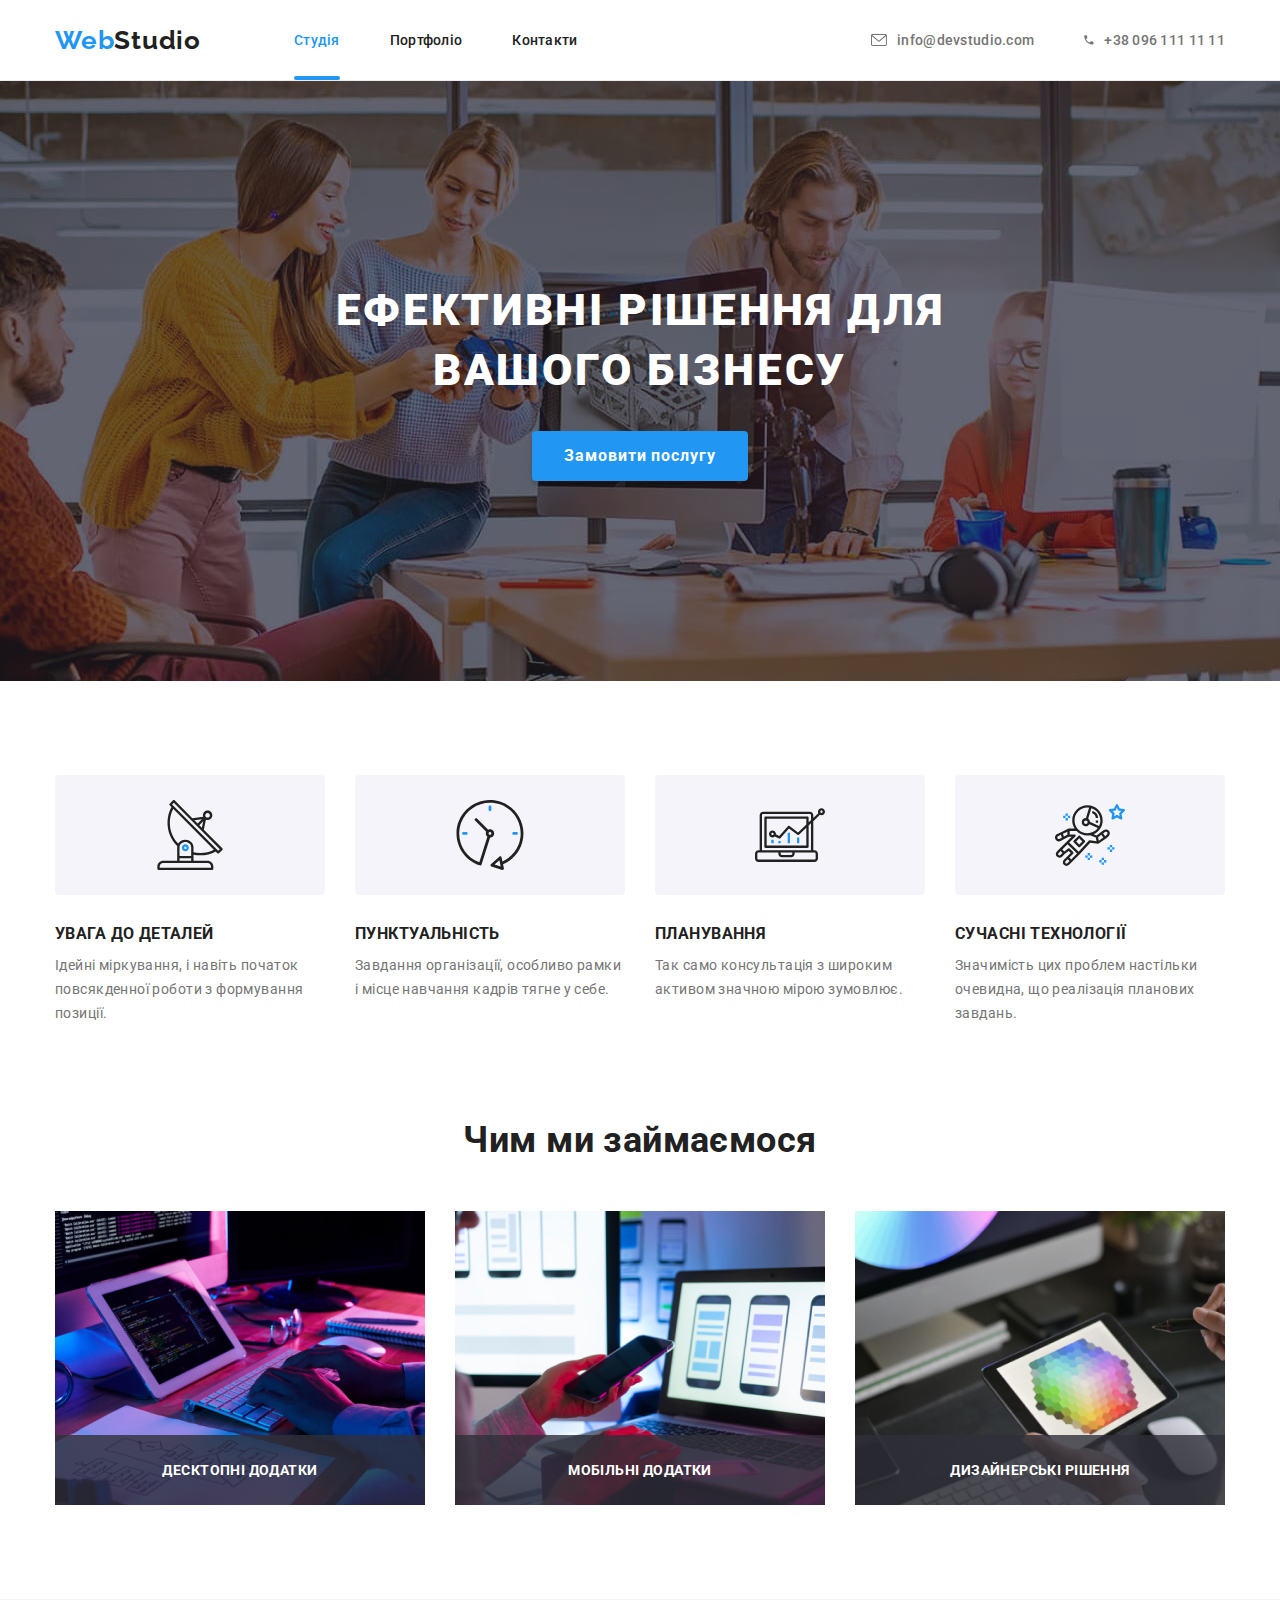
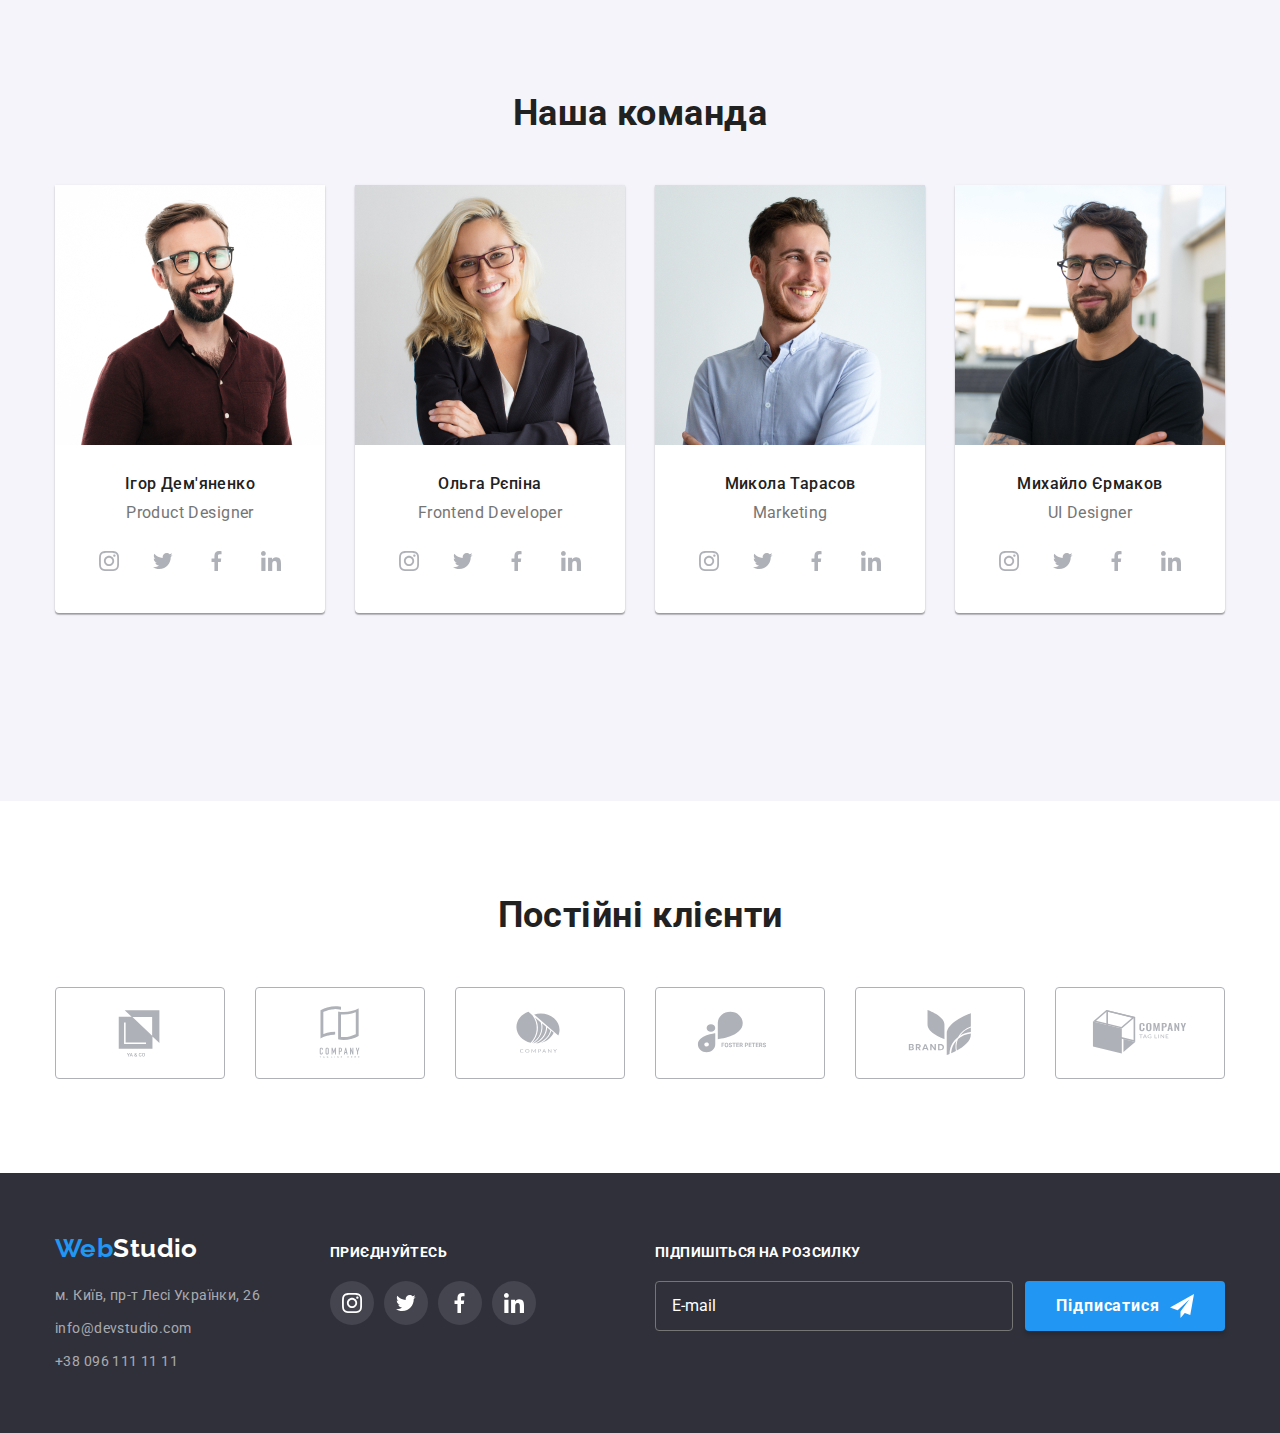
<file: index.html>
<!DOCTYPE html>
<html lang="uk">
  <head>
    <meta charset="UTF-8" />
    <meta http-equiv="X-UA-Compatible" content="IE=edge" />
    <meta name="viewport" content="width=device-width, initial-scale=1.0" />
    <link rel="preconnect" href="https://fonts.googleapis.com" />
    <link rel="preconnect" href="https://fonts.gstatic.com" crossorigin />
    <link
      href="https://fonts.googleapis.com/css2?family=Raleway:wght@700&family=Roboto:wght@400;500;700;900&display=swap"
      rel="stylesheet"
    />
    <link
      rel="stylesheet"
      href="https://cdnjs.cloudflare.com/ajax/libs/modern-normalize/1.1.0/modern-normalize.min.css"
    />
    <title>Web Studio</title>
    <link rel="stylesheet" href="./css/style.css" />
  </head>
  <body>
    <!-- Navigation section -->
    <header>
      <div class="container header-wrapper">
        <a href="index.html" class="logo-header-logo"><span class="accent">Web</span>Studio</a>
        <nav class="header-nav">
          <ul class="header-nav-list">
            <li>
              <a href="index.html" class="header-nav-link current">Студія</a>
            </li>
            <li>
              <a href="portfolio.html" class="header-nav-link">Портфоліо</a>
            </li>
            <li>
              <a href="portfolio.html" class="header-nav-link">Контакти</a>
            </li>
          </ul>
        </nav>
        <ul class="contacts-list">
          <li>
            <a href="mailto:info@devstudio.com" class="contacts-list-link"
              ><svg width="16" height="12">
                <use href="./images/svg/sprite-defs.svg#icon-letter"></use></svg
              >info@devstudio.com
            </a>
          </li>
          <li>
            <a href="tel:+380961111111" class="contacts-list-link"
              ><svg width="10" height="16">
                <use href="./images/svg/sprite-defs.svg#icon-phone"></use></svg
              >+38 096 111 11 11
            </a>
          </li>
        </ul>
      </div>
    </header>
    <!-- Hero section -->
    <main>
      <section class="section hero-section">
        <div class="container">
          <h1 class="hero-title">ЕФЕКТИВНІ РІШЕННЯ ДЛЯ ВАШОГО БІЗНЕСУ</h1>
          <button data-modal-open type="button" class="hero-button">Замовити послугу</button>
        </div>
      </section>
      <!-- Benefits section -->
      <section class="section">
        <div class="container">
          <h2 class="visually-hidden">Наші переваги</h2>
          <ul class="benefits-list">
            <li>
              <div class="benefits-icon">
                <svg width="70" height="70">
                  <use href="./images/svg/sprite-defs.svg#icon-antenna"></use>
                </svg>
              </div>
              <h3 class="benefits-title">УВАГА ДО ДЕТАЛЕЙ</h3>
              <p class="benefits-paragraph">
                Ідейні міркування, і навіть початок повсякденної роботи з формування позиції.
              </p>
            </li>
            <li>
              <div class="benefits-icon">
                <svg width="70" height="70">
                  <use href="./images/svg/sprite-defs.svg#icon-clock"></use>
                </svg>
              </div>
              <h3 class="benefits-title">ПУНКТУАЛЬНІСТЬ</h3>
              <p class="benefits-paragraph">
                Завдання організації, особливо рамки і місце навчання кадрів тягне у себе.
              </p>
            </li>
            <li>
              <div class="benefits-icon">
                <svg width="70" height="70">
                  <use href="./images/svg/sprite-defs.svg#icon-diagram"></use>
                </svg>
              </div>
              <h3 class="benefits-title">ПЛАНУВАННЯ</h3>
              <p class="benefits-paragraph">
                Так само консультація з широким активом значною мірою зумовлює.
              </p>
            </li>
            <li>
              <div class="benefits-icon">
                <svg width="70" height="70">
                  <use href="./images/svg/sprite-defs.svg#icon-astronaut"></use>
                </svg>
              </div>
              <h3 class="benefits-title">СУЧАСНІ ТЕХНОЛОГІЇ</h3>
              <p class="benefits-paragraph">
                Значимість цих проблем настільки очевидна, що реалізація планових завдань.
              </p>
            </li>
          </ul>
        </div>
      </section>
      <!-- Profile section -->
      <section class="section profile">
        <div class="container">
          <h2 class="profile-title">Чим ми займаємося</h2>
          <ul class="profile-list">
            <li class="profile-product-list">
              <img src="./images/img.jpg" alt="Picture_01" width="370" height="294" />
              <div class="label"><p>Десктопні додатки</p></div>
            </li>
            <li class="profile-product-list">
              <img src="./images/img1.jpg" alt="Picture_02" width="370" height="294" />
              <div class="label"><p>Мобільні додатки</p></div>
            </li>
            <li class="profile-product-list">
              <img src="./images/img2.jpg" alt="Picture_03" width="370" height="294" />
              <div class="label"><p>Дизайнерські рішення</p></div>
            </li>
          </ul>
        </div>
      </section>
      <!-- Members section -->
      <section class="section members">
        <div class="container">
          <h2 class="members-title">Наша команда</h2>
          <ul class="members-list">
            <li>
              <img
                src="./images/img3.jpg"
                alt="photo of Igor Demyanenko"
                width="270"
                height="260"
                class="members-list-img"
              />
              <div class="members-container">
                <h3 class="members-list-title">Ігор Дем'яненко</h3>
                <p class="members-list-paragraph">Product Designer</p>
                <ul class="social-links-list">
                  <li class="social-list-item">
                    <a class="social-link" href="https://www.instagram.com/">
                      <svg class="social-icon">
                        <use href="./images/svg/sprite-defs.svg#icon-instagram"></use>
                      </svg>
                    </a>
                  </li>
                  <li class="social-list-item">
                    <a class="social-link" href="https://twitter.com/">
                      <svg class="social-icon">
                        <use href="./images/svg/sprite-defs.svg#icon-twitter"></use>
                      </svg>
                    </a>
                  </li>
                  <li class="social-list-item">
                    <a class="social-link" href="https://www.facebook.com/">
                      <svg class="social-icon">
                        <use href="./images/svg/sprite-defs.svg#icon-facebook"></use>
                      </svg>
                    </a>
                  </li>
                  <li class="social-list-item">
                    <a class="social-link" href="https://www.linkedin.com/feed/">
                      <svg class="social-icon">
                        <use href="./images/svg/sprite-defs.svg#icon-linkedin"></use>
                      </svg>
                    </a>
                  </li>
                </ul>
              </div>
            </li>
            <li>
              <img
                src="./images/img4.jpg"
                alt="photo of Olga Pyerina"
                width="270"
                height="260"
                class="members-list-img"
              />
              <div class="members-container">
                <h3 class="members-list-title">Ольга Рєпіна</h3>
                <p class="members-list-paragraph">Frontend Developer</p>
                <ul class="social-links-list">
                  <li class="social-list-item">
                    <a class="social-link" href="https://www.instagram.com/">
                      <svg class="social-icon">
                        <use href="./images/svg/sprite-defs.svg#icon-instagram"></use>
                      </svg>
                    </a>
                  </li>
                  <li class="social-list-item">
                    <a class="social-link" href="https://twitter.com/">
                      <svg class="social-icon">
                        <use href="./images/svg/sprite-defs.svg#icon-twitter"></use>
                      </svg>
                    </a>
                  </li>
                  <li class="social-list-item">
                    <a class="social-link" href="https://www.facebook.com/">
                      <svg class="social-icon">
                        <use href="./images/svg/sprite-defs.svg#icon-facebook"></use>
                      </svg>
                    </a>
                  </li>
                  <li class="social-list-item">
                    <a class="social-link" href="https://www.linkedin.com/feed/">
                      <svg class="social-icon">
                        <use href="./images/svg/sprite-defs.svg#icon-linkedin"></use>
                      </svg>
                    </a>
                  </li>
                </ul>
              </div>
            </li>
            <li>
              <img
                src="./images/img5.jpg"
                alt="photo of Mykola Tarasov"
                width="270"
                height="260"
                class="members-list-img"
              />
              <div class="members-container">
                <h3 class="members-list-title">Микола Тарасов</h3>
                <p class="members-list-paragraph">Marketing</p>
                <ul class="social-links-list">
                  <li class="social-list-item">
                    <a class="social-link" href="https://www.instagram.com/">
                      <svg class="social-icon">
                        <use href="./images/svg/sprite-defs.svg#icon-instagram"></use>
                      </svg>
                    </a>
                  </li>
                  <li class="social-list-item">
                    <a class="social-link" href="https://twitter.com/">
                      <svg class="social-icon">
                        <use href="./images/svg/sprite-defs.svg#icon-twitter"></use>
                      </svg>
                    </a>
                  </li>
                  <li class="social-list-item">
                    <a class="social-link" href="https://www.facebook.com/">
                      <svg class="social-icon">
                        <use href="./images/svg/sprite-defs.svg#icon-facebook"></use>
                      </svg>
                    </a>
                  </li>
                  <li class="social-list-item">
                    <a class="social-link" href="https://www.linkedin.com/feed/">
                      <svg class="social-icon">
                        <use href="./images/svg/sprite-defs.svg#icon-linkedin"></use>
                      </svg>
                    </a>
                  </li>
                </ul>
              </div>
            </li>
            <li>
              <img
                src="./images/img6.jpg"
                alt="photo of Myhaylo Yermakov"
                width="270"
                height="260"
                class="members-list-img"
              />
              <div class="members-container">
                <h3 class="members-list-title">Михайло Єрмаков</h3>
                <p class="members-list-paragraph">UI Designer</p>
                <ul class="social-links-list">
                  <li class="social-list-item">
                    <a class="social-link" href="https://www.instagram.com/">
                      <svg class="social-icon">
                        <use href="./images/svg/sprite-defs.svg#icon-instagram"></use>
                      </svg>
                    </a>
                  </li>
                  <li class="social-list-item">
                    <a class="social-link" href="https://twitter.com/">
                      <svg class="social-icon">
                        <use href="./images/svg/sprite-defs.svg#icon-twitter"></use>
                      </svg>
                    </a>
                  </li>
                  <li class="social-list-item">
                    <a class="social-link" href="https://www.facebook.com/">
                      <svg class="social-icon">
                        <use href="./images/svg/sprite-defs.svg#icon-facebook"></use>
                      </svg>
                    </a>
                  </li>
                  <li class="social-list-item">
                    <a class="social-link" href="https://www.linkedin.com/feed/">
                      <svg class="social-icon">
                        <use href="./images/svg/sprite-defs.svg#icon-linkedin"></use>
                      </svg>
                    </a>
                  </li>
                </ul>
              </div>
            </li>
          </ul>
        </div>
      </section>
      <!-- Clients Section -->
      <section class="section clients">
        <div class="container">
          <h2 class="clients-title">Постійні клієнти</h2>
          <ul class="clients-list">
            <li>
              <a href="#" class="link-clients"
                ><svg class="svg-clients" width="106" height="60">
                  <use href="./images/svg/sprite-defs.svg#icon-logoclient1"></use></svg
              ></a>
            </li>
            <li>
              <a href="#" class="link-clients"
                ><svg class="svg-clients" width="106" height="60">
                  <use href="./images/svg/sprite-defs.svg#icon-logoclient2"></use></svg
              ></a>
            </li>
            <li>
              <a href="#" class="link-clients"
                ><svg class="svg-clients" width="106" height="60">
                  <use href="./images/svg/sprite-defs.svg#icon-logoclient3"></use></svg
              ></a>
            </li>
            <li>
              <a href="#" class="link-clients"
                ><svg class="svg-clients" width="106" height="60">
                  <use href="./images/svg/sprite-defs.svg#icon-logoclient4"></use></svg
              ></a>
            </li>
            <li>
              <a href="#" class="link-clients"
                ><svg class="svg-clients" width="106" height="60">
                  <use href="./images/svg/sprite-defs.svg#icon-logoclient5"></use></svg
              ></a>
            </li>
            <li>
              <a href="#" class="link-clients"
                ><svg class="svg-clients" width="106" height="60">
                  <use href="./images/svg/sprite-defs.svg#icon-logoclient6"></use></svg
              ></a>
            </li>
          </ul>
        </div>
      </section>
    </main>
    <!-- Footer section -->
    <footer class="footer">
      <div class="container footer-address-container">
        <div class="footer-wrapper">
          <a href="index.html" class="logo footer-logo"><span class="accent">Web</span>Studio</a>
          <address class="footer-address">
            <ul>
              <li class="address-item">
                <a
                  href="https://goo.gl/maps/Tyv8FxXMf5jZxEzd9"
                  target="_blank"
                  rel="noopener noreferrer"
                  >м. Київ, пр-т Лесі Українки, 26</a
                >
              </li>
              <li class="address-item">
                <a href="mailto:info@devstudio.com">info@devstudio.com</a>
              </li>
              <li class="address-item">
                <a href="tel:+380961111111">+38 096 111 11 11</a>
              </li>
            </ul>
          </address>
        </div>
        <div class="footer-social-container">
          <p class="footer-title">Приєднуйтесь</p>
          <ul class="footer-list">
            <li class="footer-list-item">
              <a href="#" class="footer-list-link"
                ><svg width="20" height="20">
                  <use href="./images/svg/sprite-defs.svg#icon-instagram"></use></svg
              ></a>
            </li>
            <li class="footer-list-item">
              <a href="#" class="footer-list-link"
                ><svg width="20" height="20">
                  <use href="./images/svg/sprite-defs.svg#icon-twitter"></use></svg
              ></a>
            </li>
            <li class="footer-list-item">
              <a href="#" class="footer-list-link"
                ><svg width="20" height="20">
                  <use href="./images/svg/sprite-defs.svg#icon-facebook"></use></svg
              ></a>
            </li>
            <li class="footer-list-item">
              <a href="#" class="footer-list-link"
                ><svg width="20" height="20">
                  <use href="./images/svg/sprite-defs.svg#icon-linkedin"></use></svg
              ></a>
            </li>
          </ul>
        </div>
        <div class="footer-item">
          <p class="footer-title">Підпишіться на розсилку</p>
          <form class="subscribe-form">
            <label>
              <input type="email" class="subscribe-field" name="email" placeholder="E-mail" />
            </label>
            <button type="submit" class="subscribe-button">
              Підписатися
              <svg class="send-icon" width="24" height="24">
                <use href="./images/svg/sprite-defs.svg#icon-iconsend"></use>
              </svg>
            </button>
          </form>
        </div>
      </div>
    </footer>
    <div class="backdrop is-hidden" data-modal>
      <div class="modal">
        <button type="button" class="modal-close-button" data-modal-close>
          <svg width="11" height="11">
            <use href="./images/svg/sprite-defs.svg#icon-x"></use>
          </svg>
        </button>
        <form class="feedback-form">
          <p class="modal-title">Залиште свої дані, ми вам передзвонимо</p>
          <label class="feedback-label"
            >Ім'я
            <input type="text" name="name" class="feedback-field" />
            <svg class="field-icon" width="18" height="18">
              <use href="./images/svg/sprite-defs.svg#icon-name"></use>
            </svg>
          </label>
          <label class="feedback-label"
            >Телефон
            <input type="tel" name="tel" class="feedback-field" />
            <svg class="field-icon" width="18" height="18">
              <use href="./images/svg/sprite-defs.svg#icon-phone"></use>
            </svg>
          </label>
          <label class="feedback-label"
            >Пошта
            <input type="email" name="email" class="feedback-field" />
            <svg class="field-icon" width="18" height="18">
              <use href="./images/svg/sprite-defs.svg#icon-e-mail"></use>
            </svg>
          </label>
          <label class="feedback-label"
            >Коментар
            <textarea
              name="comment"
              class="feedback-area"
              rows="6"
              placeholder="Введіть текст"
            ></textarea>
          </label>
          <label class="feedback-accept">
            <input type="checkbox" name="accept" value="agreed" class="accept-checkbox" />
            <svg class="not-checked" width="16" height="15">
              <use href="./images/svg/sprite-defs.svg#icon-not-checked"></use>
            </svg>
            <svg class="checked" width="16" height="15">
              <use href="./images/svg/sprite-defs.svg#icon-checked"></use>
            </svg>
            Погоджуюся з розсилкою та приймаю
            <a href="" class="accept-link">Умови договору</a>
          </label>
          <button type="submit" class="feedback-button">Відправити</button>
        </form>
      </div>
    </div>
    <script src="./js/modal.js"></script>
  </body>
</html>
</file>
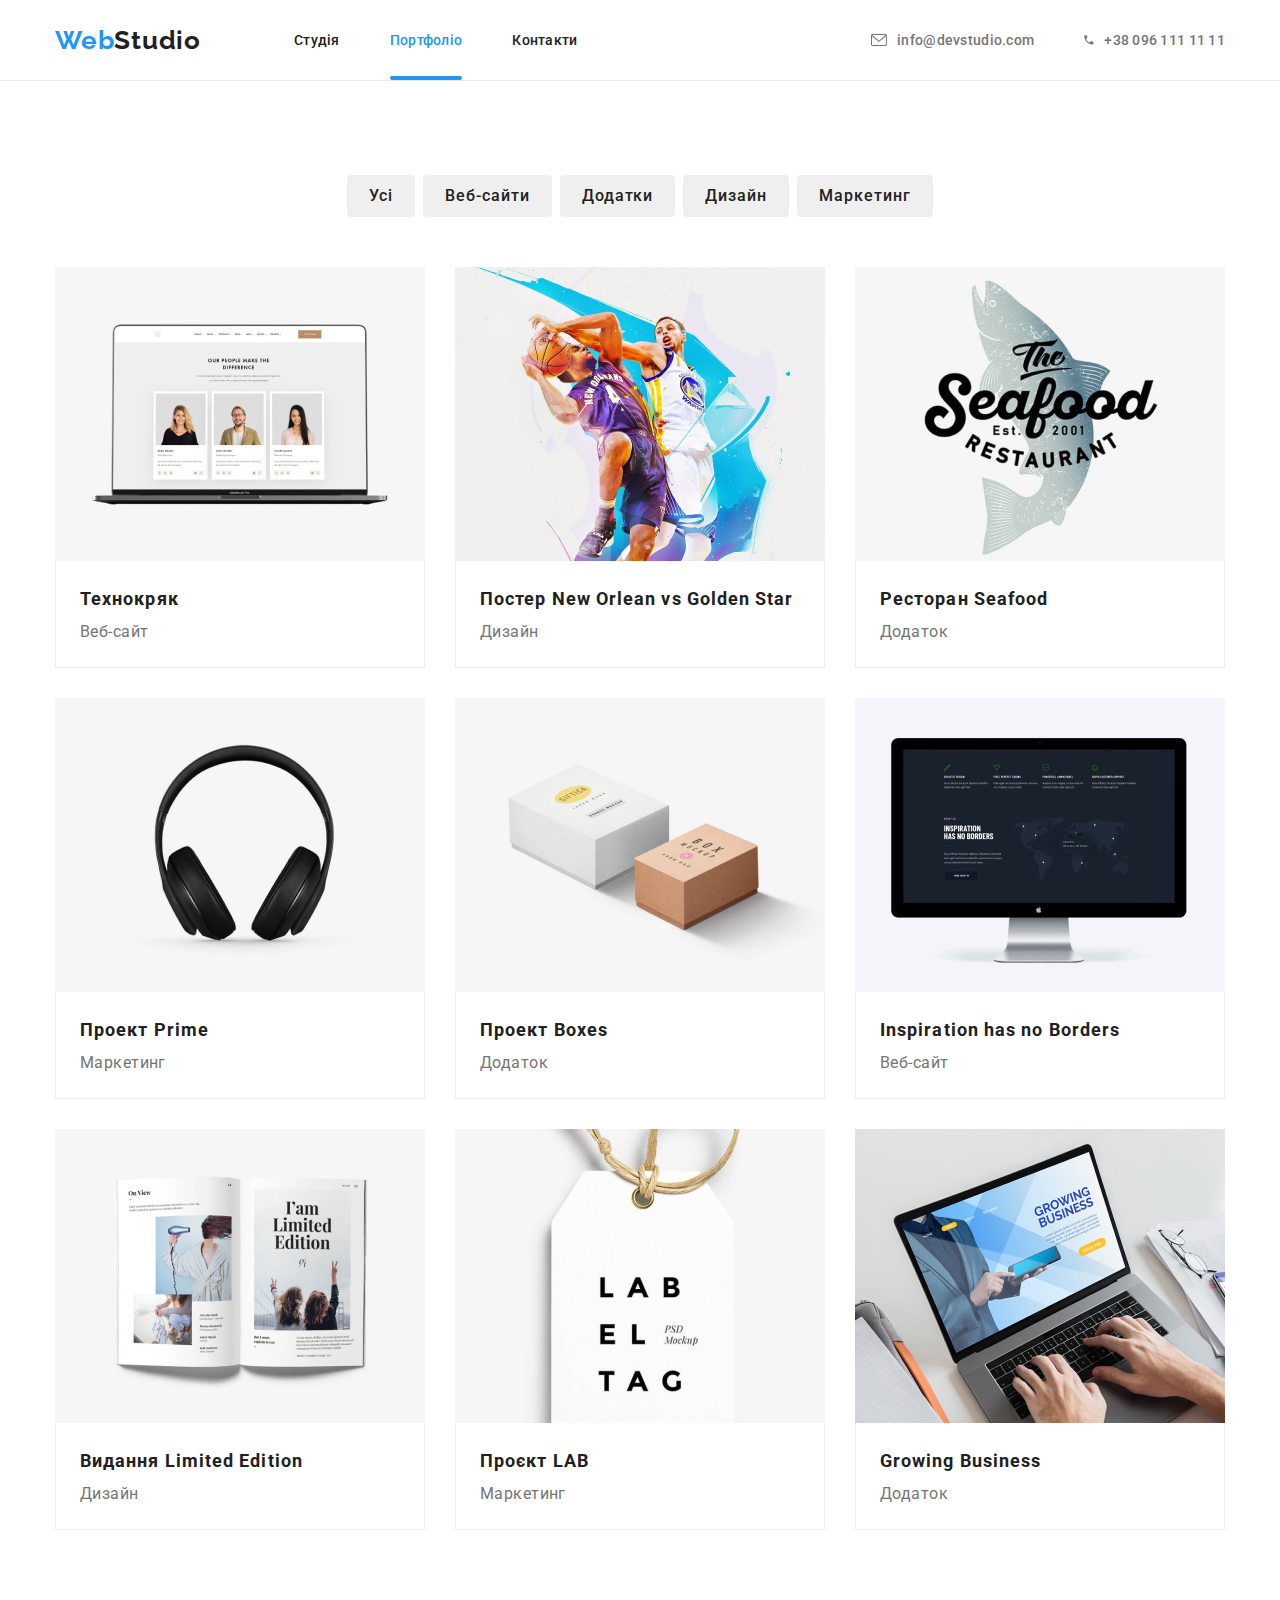
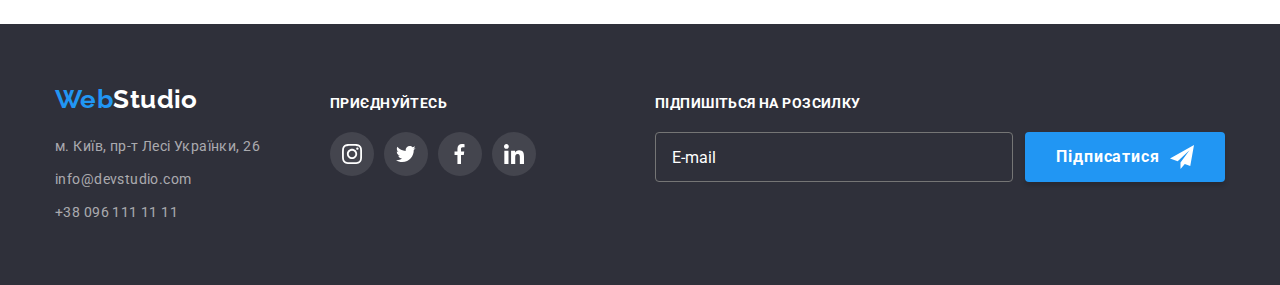
<file: portfolio.html>
<!DOCTYPE html>
<html lang="uk">
    <head>
        <meta charset="UTF-8" />
        <meta http-equiv="X-UA-Compatible" content="IE=edge" />
        <meta name="viewport" content="width=device-width, initial-scale=1.0" />
        <link rel="preconnect" href="https://fonts.googleapis.com" />
        <link rel="preconnect" href="https://fonts.gstatic.com" crossorigin />
        <link
            href="https://fonts.googleapis.com/css2?family=Raleway:wght@700&family=Roboto:wght@400;500;700;900&display=swap"
            rel="stylesheet"
        />
        <link
            rel="stylesheet"
            href="https://cdnjs.cloudflare.com/ajax/libs/modern-normalize/1.1.0/modern-normalize.min.css"
        />
        <title>Web Studio</title>
        <link rel="stylesheet" href="./css/style.css" />
    </head>
    <body>
        <!-- Navigation section -->
        <header>
            <div class="container header-wrapper">
                <a href="index.html" class="logo-header-logo"
                    ><span class="accent">Web</span>Studio</a
                >
                <nav class="header-nav">
                    <ul class="header-nav-list">
                        <li>
                            <a href="index.html" class="header-nav-link"
                                >Студія</a
                            >
                        </li>
                        <li>
                            <a
                                href="portfolio.html"
                                class="header-nav-link current"
                                >Портфоліо</a
                            >
                        </li>
                        <li>
                            <a href="portfolio.html" class="header-nav-link"
                                >Контакти</a
                            >
                        </li>
                    </ul>
                </nav>
                <ul class="contacts-list">
                    <li>
                        <a
                            href="mailto:info@devstudio.com"
                            class="contacts-list-link"
                            ><svg width="16" height="12">
                                <use
                                    href="./images/svg/sprite-defs.svg#icon-letter"
                                ></use></svg
                            >info@devstudio.com
                        </a>
                    </li>
                    <li>
                        <a href="tel:+380961111111" class="contacts-list-link"
                            ><svg width="10" height="16">
                                <use
                                    href="./images/svg/sprite-defs.svg#icon-phone"
                                ></use></svg
                            >+38 096 111 11 11
                        </a>
                    </li>
                </ul>
            </div>
        </header>

        <main>
            <section class="section">
                <div class="container">
                    <h1 class="hidden">Примери робот</h1>

                    <ul class="list-button">
                        <li class="button-list">
                            <button type="button" class="card-button">
                                Усі
                            </button>
                        </li>
                        <li class="button-list">
                            <button type="button" class="card-button">
                                Веб-сайти
                            </button>
                        </li>
                        <li class="button-list">
                            <button type="button" class="card-button">
                                Додатки
                            </button>
                        </li>
                        <li class="button-list">
                            <button type="button" class="card-button">
                                Дизайн
                            </button>
                        </li>
                        <li class="button-list">
                            <button type="button" class="card-button">
                                Маркетинг
                            </button>
                        </li>
                    </ul>

                    <ul class="list-portfolio">
                        <li class="box">
                            <a class="box-link" href="">
                                <div class="thumb">
                                    <img
                                        src="./images/technocrack.jpg"
                                        alt="Технокряк"
                                        width="370"
                                    />
                                    <div class="box-overlay">
                                        <p class="box-overlay-text">
                                            Ресурс пропонує комплексні
                                            пропозиції з різним рівнем
                                            функціоналу та сервісів. Все це
                                            дозволить відвідувачу отримати
                                            вичерпні відомості про компанію чи
                                            приватну особу.
                                        </p>
                                    </div>
                                </div>
                                <div class="product">
                                    <h2 class="product-title">Технокряк</h2>
                                    <p class="product-paragraph">Веб-сайт</p>
                                </div></a
                            >
                        </li>
                        <li class="box">
                            <a class="box-link" href="">
                                <div class="thumb">
                                    <img
                                        src="./images/neworleansvsgoldenstars.jpg"
                                        alt="Постер New Orlean vs Golden Star"
                                        width="370"
                                    />
                                    <div class="box-overlay">
                                        <p class="box-overlay-text"></p>
                                    </div>
                                </div>
                                <div class="product">
                                    <h2 class="product-title">
                                        Постер New Orlean vs Golden Star
                                    </h2>
                                    <p class="product-paragraph">Дизайн</p>
                                </div></a
                            >
                        </li>
                        <li class="box">
                            <a class="box-link" href="">
                                <div class="thumb">
                                    <img
                                        src="./images/seafood.jpg"
                                        alt="Ресторан Seafood"
                                        width="370"
                                    />
                                    <div class="box-overlay">
                                        <p class="box-overlay-text"></p>
                                    </div>
                                </div>
                                <div class="product">
                                    <h2 class="product-title">
                                        Ресторан Seafood
                                    </h2>
                                    <p class="product-paragraph">Додаток</p>
                                </div></a
                            >
                        </li>
                        <li class="box">
                            <a class="box-link" href="">
                                <div class="thumb">
                                    <img
                                        src="./images/prime.jpg"
                                        alt="Проект Prime"
                                        width="370"
                                    />
                                    <div class="box-overlay">
                                        <p class="box-overlay-text"></p>
                                    </div>
                                </div>
                                <div class="product">
                                    <h2 class="product-title">Проект Prime</h2>
                                    <p class="product-paragraph">Маркетинг</p>
                                </div></a
                            >
                        </li>
                        <li class="box">
                            <a class="box-link" href="">
                                <div class="thumb">
                                    <img
                                        src="./images/boxes.jpg"
                                        alt="Проєкт Boxes"
                                        width="370"
                                    />
                                    <div class="box-overlay">
                                        <p class="box-overlay-text"></p>
                                    </div>
                                </div>
                                <div class="product">
                                    <h2 class="product-title">Проект Boxes</h2>
                                    <p class="product-paragraph">Додаток</p>
                                </div></a
                            >
                        </li>
                        <li class="box">
                            <a class="box-link" href="">
                                <div class="thumb">
                                    <img
                                        src="./images/inspirationhasnoborders.jpg"
                                        alt="Inspiration has no Borders"
                                        width="370"
                                    />
                                    <div class="box-overlay">
                                        <p class="box-overlay-text"></p>
                                    </div>
                                </div>
                                <div class="product">
                                    <h2 class="product-title">
                                        Inspiration has no Borders
                                    </h2>
                                    <p class="product-paragraph">Веб-сайт</p>
                                </div></a
                            >
                        </li>
                        <li class="box">
                            <a class="box-link" href="">
                                <div class="thumb">
                                    <img
                                        src="./images/limitededition.jpg"
                                        alt="Видання Limited Edition"
                                        width="370"
                                    />
                                    <div class="box-overlay">
                                        <p class="box-overlay-text"></p>
                                    </div>
                                </div>
                                <div class="product">
                                    <h2 class="product-title">
                                        Видання Limited Edition
                                    </h2>
                                    <p class="product-paragraph">Дизайн</p>
                                </div></a
                            >
                        </li>
                        <li class="box">
                            <a class="box-link" href="">
                                <div class="thumb">
                                    <img
                                        src="./images/lab.jpg"
                                        alt="Проєкт LAB"
                                        width="370"
                                    />
                                    <div class="box-overlay">
                                        <p class="box-overlay-text"></p>
                                    </div>
                                </div>
                                <div class="product">
                                    <h2 class="product-title">Проєкт LAB</h2>
                                    <p class="product-paragraph">Маркетинг</p>
                                </div></a
                            >
                        </li>
                        <li class="box">
                            <a class="box-link" href="">
                                <div class="thumb">
                                    <img
                                        src="./images/growingbusiness.jpg"
                                        alt="Growing Business"
                                        width="370"
                                    />
                                    <div class="box-overlay">
                                        <p class="box-overlay-text"></p>
                                    </div>
                                </div>
                                <div class="product">
                                    <h2 class="product-title">
                                        Growing Business
                                    </h2>
                                    <p class="product-paragraph">Додаток</p>
                                </div></a
                            >
                        </li>
                    </ul>
                </div>
            </section>
        </main>
        <!-- Footer section -->
        <footer class="footer">
            <div class="container footer-address-container">
                <div class="footer-wrapper">
                    <a href="index.html" class="logo footer-logo"
                        ><span class="accent">Web</span>Studio</a
                    >
                    <address class="footer-address">
                        <ul>
                            <li class="address-item">
                                <a
                                    href="https://goo.gl/maps/Tyv8FxXMf5jZxEzd9"
                                    target="_blank"
                                    rel="noopener noreferrer"
                                    >м. Київ, пр-т Лесі Українки, 26</a
                                >
                            </li>
                            <li class="address-item">
                                <a href="mailto:info@devstudio.com"
                                    >info@devstudio.com</a
                                >
                            </li>
                            <li class="address-item">
                                <a href="tel:+380961111111"
                                    >+38 096 111 11 11</a
                                >
                            </li>
                        </ul>
                    </address>
                </div>
                <div class="footer-social-container">
                    <p class="footer-title">Приєднуйтесь</p>
                    <ul class="footer-list">
                        <li class="footer-list-item">
                            <a href="#" class="footer-list-link"
                                ><svg width="20" height="20">
                                    <use
                                        href="./images/svg/sprite-defs.svg#icon-instagram"
                                    ></use></svg
                            ></a>
                        </li>
                        <li class="footer-list-item">
                            <a href="#" class="footer-list-link"
                                ><svg width="20" height="20">
                                    <use
                                        href="./images/svg/sprite-defs.svg#icon-twitter"
                                    ></use></svg
                            ></a>
                        </li>
                        <li class="footer-list-item">
                            <a href="#" class="footer-list-link"
                                ><svg width="20" height="20">
                                    <use
                                        href="./images/svg/sprite-defs.svg#icon-facebook"
                                    ></use></svg
                            ></a>
                        </li>
                        <li class="footer-list-item">
                            <a href="#" class="footer-list-link"
                                ><svg width="20" height="20">
                                    <use
                                        href="./images/svg/sprite-defs.svg#icon-linkedin"
                                    ></use></svg
                            ></a>
                        </li>
                    </ul>
                </div>
                <div class="footer-item">
                    <p class="footer-title">Підпишіться на розсилку</p>
                    <form class="subscribe-form">
                        <label>
                            <input
                                type="email"
                                class="subscribe-field"
                                name="email"
                                placeholder="E-mail"
                            />
                        </label>
                        <button type="submit" class="subscribe-button">
                            Підписатися
                            <svg class="send-icon" width="24" height="24">
                                <use
                                    href="./images/svg/sprite-defs.svg#icon-iconsend"
                                ></use>
                            </svg>
                        </button>
                    </form>
                </div>
            </div>
        </footer>
        <script src="./js/modal.js"></script>
    </body>
</html>
</file>
<file: css/style.css>
/* General settings */

html {
        box-sizing: border-box;
}

*,
*::before,
*::after {
        box-sizing: inherit;
}

:root {
        --accent-color: #2196F3;
        --accent-color-active: #188ce8;
        --black-color: #000000;
        --primary-color: #212121;
        --secondary-color: #757575;
        --dark-color: #2F303A;
        --primary-white: #FFFFFF;
        --secondary-white: #F5F4FA;
        --modal-close-color: #0000001a;
        --modal-overlay-color: #00000033;
        --modal-border-color: #21212133;
        --secondary-text-color: #757575;
        --primary-text-color: #212121;
        --secondary-text-color: #757575;
        --secondary-text-color-op: #75757580;

        --duration: 250ms;
        --longer: 550ms;
        --timing-function: cubic-bezier(0.4, 0, 0.2, 1);
}

body {
        font-family: 'Roboto', sans-serif;
        font-size: 14px;
        letter-spacing: 0.03em;
        line-height: 1.71;
        color: var(--primary-color);
}

img {
        display: block;
}

ul {
        margin: 0;
        padding: 0;
}

li {
        list-style: none;
        margin: 0;
        padding: 0;
}

a {
        text-decoration: none;
        color: var(--head-color);
}

a,
button {
        margin: 0;
        padding: 0;
}

address {
        font-style: normal;
}

h1,
h2,
h3,
h4,
h5,
h6,
p {
        margin-top: 0;
        margin-bottom: 0;
}

/* 1st Page */
/* Header Section */

header {
        border-bottom: 1px solid #ECECEC;
}

header a {
        padding-bottom: 32px;
        padding-top: 32px;
}

.header-logo {
        margin-right: 93px;
}

.header-nav {
        display: flex;
        align-items: center;
        margin-left: 93px;
}

.header-nav-list {
        position: relative;
        display: flex;
        gap: 50px;
}


.contacts-list {

        display: flex;
        align-items: baseline;
        gap: 50px;
        align-items: center;
        margin-left: auto;
}

.header-nav-link {
        display: block;
        padding: 32px 0;
        font-weight: 500;
        line-height: 1.15;
        letter-spacing: 0.02em;

        transition-property: fill, color;
        transition-duration: var(--duration);
        transition-timing-function: var(--timing-function);
}

.current::after {
        position: absolute;
        display: block;
        content:'';
        bottom:0;
        left:0;

        transform: translate(50, 50);

        width: 100%;
        height: 4px;
        border-radius: 2px;
        background: var(--accent-color);
}

.current{
        position: relative;
        color: var(--accent-color)
}

.contacts-list-link {
        display: flex;
        align-items: center;
        gap: 10px;
        font-weight: 500;
        line-height: 1.15;
        letter-spacing: 0.02em;
        fill: var(--secondary-color);
        color: var(--secondary-color);

        transition-property: fill, color;
        transition-duration: var(--duration);
        transition-timing-function: var(--timing-function);
}

.header-nav-link:hover,
.header-nav-link:focus,
.contacts-list-link:hover,
.contacts-list-link:focus {
        fill: var(--accent-color);
        color: var(--accent-color);
}

.header-wrapper {
                display: flex;
                align-items: center;
                margin: 0px auto;
                width: 1200px;
}

.logo-header-logo {
        display: inline-block;
                font-family: 'Raleway', sans-serif;
                padding: 0;
                font-weight: 700;
                font-size: 26px;
                line-height: 1.19;
                letter-spacing: 0.03em;

}

.header-nav-item {
        font-family: 'Roboto', sans-serif;
                font-weight: 500;
                font-size: 14px;
                line-height: 0.8;
                letter-spacing: 0.02em;
                color: var(--accent-color);
}

.header-nav-item {
        font-family: 'Roboto', sans-serif;
                font-weight: 500;
                font-size: 14px;
                line-height: 0.8;
                letter-spacing: 0.02em;
                color: var(--primary-color);
}

.header-nav-item {
        font-family: 'Roboto', sans-serif;
                font-weight: 500;
                font-size: 14px;
                line-height: 0.8;
                letter-spacing: 0.02em;
                color: var(--primary-color);
}

/* Hero Section  */
/* Utilities  */

.container {
        width: 1200px;
        margin: 0 auto;
        padding: 0px 15px;
}

.section {
        padding-top: 94px;
        padding-bottom: 94px;
}

.list-portfolio {
        display: flex;
        flex-wrap: wrap;

        gap: 30px;
}

.accent {
        color: var(--accent-color);
}

.visually-hidden {
        position: absolute;
        width: 1px;
        height: 1px;
        margin: -1px;
        border: 0;
        padding: 0;
        white-space: nowrap;
        clip-path: inset(100%);
        clip: rect(0 0 0 0);
        overflow: hidden;
}

/* Components  */

.logo {
        font-family: 'Raleway';
        font-weight: 700;
        font-size: 26px;
        line-height: 1.19;
        color: #000000;
}

.hidden {
        position: absolute;
        width: 1px;
        height: 1px;
        margin: -1px;
        border: 0;
        padding: 0;
        white-space: nowrap;
        clip-path: inset(100%);
        clip: rect(0 0 0 0);
        overflow: hidden;
}

.hero-section {
        text-align: center;

        background-position: center;
        background-image: linear-gradient(to right, rgba(47, 48, 58, 0.4), rgba(47, 48, 58, 0.4)), url(../images/hero-background-optimized.jpg);
        background-size: cover;
        background-repeat: no-repeat;
        background-color: var(--dark-color);

        max-width: 1600px;
        height: 600px;
        padding: 200px 0px;
        margin-left: auto;
        margin-right: auto;
}

.hero-title {
        font-weight: 900;
        font-size: 44px;
        line-height: 1.36;
        text-align: center;
        letter-spacing: 0.06em;
        text-transform: uppercase;
        color: var(--primary-white);
        margin: 0 auto;
        margin-bottom: 30px;
        width: 696px;
}

.hero-button {
        border-radius: 4px;
        font-weight: 700;
        font-size: 16px;
        line-height: 1.88;
        letter-spacing: 0.06em;
                padding: 10px 32px;

        color: var(--primary-white);
        background-color: var(--accent-color);
        box-shadow: 0px 4px 4px rgba(0, 0, 0, 0.15);

        border: none;
        cursor: pointer;

        transition: background-color var(--duration);
        transition-property: background-color;
        transition-duration: var(--duration);
        transition-timing-function: var(--timing-function);
}

.hero-button:focus,
.hero-button:hover {
        background-color: var(--accent-color);
}

/* Benefits Section  */

.benefits-list {
        display: flex;

        gap: 30px;
}

.benefits-icon {

        display: flex;
        justify-content: center;
        align-items: center;
        
        gap: 30px;
        width: 270px; 
        height: 120px;
        margin-bottom: 30px;

        background-color: var(--secondary-white);
        border-radius: 4px;
}

.benefits-title {
        font-weight: 700;
        line-height: 1.15;
        margin-bottom: 10px;

        text-transform: uppercase;
}

.benefits-paragraph {
        /* line-height: 1.71; */
        color: var(--secondary-color);

        width: 270px;
}

/* Profile Section  */

.profile {
        padding-top: 0px;
}

.profile-title {
        font-weight: 700;
        font-size: 36px;
        line-height: 1.16;
        margin-bottom: 50px;
        text-align: center;
        color: var(--primary-color);
}

.profile-list {
        display: flex;
        gap: 30px;
}

.profile-product-list {
        position: relative;
}

.label {
        position: absolute;
        display: flex;
        align-items: center;
        justify-content: center;
        
        top: 100%;
        left: 50%;
        transform: translate(-50%, -100%);
        width: 100%;
        height: 70px;
        background: rgba(47, 48, 58, 0.8);

        font-family: 'Roboto';
                font-style: normal;
                font-weight: 700;
                font-size: 14px;
                line-height: 1.14;
                text-align: center;
                letter-spacing: 0.03em;
                text-transform: uppercase;
                color:var(--primary-white)
}

/* Members section */

.members {
        background-color: var(--secondary-white);
}

.members-title {
        font-weight: 700;
        font-size: 36px;
        line-height: 1.16;
        margin-bottom: 50px;

        text-align: center;
}

.members-list {
        display: flex;

        gap: 30px;
        margin-bottom: 94px;
}

.members-container {
        padding: 30px 15px;
}

.members-list > li {
        background-color: var(--primary-white);
        box-shadow: 0px 1px 3px rgba(0, 0, 0, 0.12), 0px 1px 1px rgba(0, 0, 0, 0.14), 0px 2px 1px rgba(0, 0, 0, 0.2);
        border-radius: 0px 0px 4px 4px;
}

.members-list-title {
        font-weight: 500;
        font-size: 16px;
        line-height: 1.18;
        margin-bottom: 10px;

        text-align: center;
        
}

.members-list-paragraph {
        font-size: 16px;
        line-height: 1.18;
        margin-bottom: 16px;

        text-align: center;
        color: var(--secondary-color);
}

/* Social links section */

.social-links-list {
        display: flex;
        align-items: center;
        justify-content: center;

        gap:10px
}


.social-link {
        display: flex;
        align-items: center;
        justify-content: center;

        width: 44px;
        height: 44px;
        background-color: var(--primary-white);
        fill:#AFB1B8;
        border-radius: 50%;

        cursor: pointer;

        transition-property: fill, background-color;
        transition-duration: var(--duration);
        transition-timing-function: var(--timing-function);
}

.social-link:hover,
.social-link:focus {
        fill: var(--primary-white);
        background-color: var(--accent-color);
}

.social-icon {
        width:20px;
        height: 20px;
}

/* Clients section */

.clients-title {
        text-align: center;
        font-weight: 700;
        font-size: 36px;
        line-height: 1.16;
        margin-bottom: 50px;
}

.clients-list {
        display: flex;
        gap: 30px;
}

.link-clients {
        display: flex;
        justify-content: center;
        align-items: center;

        fill: #AFB1B8;
        border: 1px solid #AFB1B8;
        border-radius: 4px;
        width: 170px;
        height: 92px;

        cursor: pointer;

        transition-property: fill, border-color;
        transition-duration: var(--duration);
        transition-timing-function: var(--timing-function);
}

.link-clients:hover {
        fill: var(--accent-color);
        border-color: var(--accent-color);
}

/* Footer Section  */

footer {
        justify-content: center;
        background-color: var(--dark-color);
        padding-top: 60px;
        padding-bottom: 60px;
        gap: 30px;
}

.footer-logo {
        display: inline-block;
        font-weight: 700;
        font-size: 26px;
        line-height: 1.19;
        margin-bottom: 20px;
        color: var(--primary-white);
}

.footer-address {
        font-size: 14px;
        line-height: 1.71;
        color: var(--primary-white);
}

.footer-address a {
        display: block;
}

.address-item {
        color: rgba(255, 255, 255, 0.6);

        transition-property: color;
        transition-duration: var(--duration);
        transition-timing-function: var(--timing-function);
}

.address-item:not(:last-child) {
        margin-bottom: 9px;
}

.address-item:hover,
.address-item:focus {
        color: var(--primary-white);
}

.footer-address-container {
        display: flex;
        align-items: baseline;
        gap: 70px;
}

.footer-social-container {
        margin-right: auto
}

.footer-list {
        display: flex;
        gap: 10px;
}

.footer-list-link {
        cursor: pointer;
        align-items: center;
        fill: var(--primary-white);
        background-color: rgba(255, 255, 255, 0.1);
        display: flex;
        align-items: center;
        justify-content: center;
        width: 44px;
        height: 44px;
        border-radius: 50%;
        cursor: pointer;

        transition-property: background-color;
        transition-duration: var(--duration);
        transition-timing-function: var(--timing-function);
}

.footer-list-link:hover,
.footer-list-link:focus {
        background-color: var(--accent-color);
}

.footer-title {
        margin-bottom: 20px;
        font-weight: 700;
        font-size: 14px;
        line-height: 1.14;
        letter-spacing: 0.03em;
        text-transform: uppercase;
        color: var(--primary-white)
}

.footer-item:nth-child(1) {
        margin-right: 70px;
}

.footer-item:nth-child(2) {
        margin-right: 93px;
}

.subscribe-form {
        display: flex;
        align-items: center;
}

.subscribe-field {
        display: block;
                width: 358px;
                height: 50px;
                padding: 15px 16px;
        
                background-color: transparent;
                color: var(--primary-white);
                border: 1px solid var(--secondary-color);
                border-radius: 4px;
        
                font-size: 16px;
                line-height: 1.25;
}

.subscribe-field::placeholder {
        color: var(--white-color-op);
}

.subscribe-button {
        display: flex;
        justify-content: center;
        align-items: center;
        width: 200px;
        margin-left: 12px;
        padding: 10px 15px;

        background-color: var(--accent-color);
        color: var(--primary-white);
        border: none;
        border-radius: 4px;
        box-shadow: 0px 4px 4px #00000026;

        cursor: pointer;

        font-family: inherit;
        font-weight: 700;
        font-size: 16px;
        line-height: 1.88;
        letter-spacing: 0.06em;

        transition: background-color var(--duration) var(--timing-function);
}

.subscribe-button:hover,
.subscribe-button:focus {
        background-color: var(--accent-color);
}

.send-icon {
        margin-left: 10px;

        fill: currentColor;
}

/* Options section */

.options-list {
        display: flex;
        justify-content: center;

        gap: 8px;
        padding-bottom: 0;
        margin-bottom: 50px;
}

.options-button {
        font-weight: 500;
        font-size: 16px;
        line-height: 1.62;
        padding: 6px 22px;
        min-width: 73px;
        height: 38px;
        border-radius: 4px;
        
        text-align: center;
        border: none;
        background-color: var(--secondary-white);

        transition-property: color, background-color, box-shadow;
        transition-duration: var(--duration);
        transition-timing-function: var(--timing-function);
}

.options-button:hover,
.options-button:focus {
        color: var(--primary-white);
        background-color: var(--accent-color);
        box-shadow: 0px 3px 1px rgba(0, 0, 0, 0.1), 0px 1px 2px rgba(0, 0, 0, 0.08), 0px 2px 2px rgba(0, 0, 0, 0.12);
}

/* Partners section */

.partners-list {
        display: flex;
        flex-wrap: wrap;

        gap: 30px;
}

.partners-container {
        padding: 20px 24px;

        border-left: 1px solid #EEEEEE;
        border-right: 1px solid #EEEEEE;
        border-bottom: 1px solid #EEEEEE;
}

.partners-title {
        font-weight: 700;
        font-size: 18px;
        line-height: 2;
        letter-spacing: 0.06em;
        margin-bottom: 4px;
}

.partner-paragraph {
        font-size: 16px;
        line-height: 1.88;

        color: var(--secondary-color);
}

/* 2nd Page */
/* Buttons */

.wrapper-button {
        display: flex;
        justify-content: space-evenly;
        align-items: baseline;

        padding-top: 94px;
        padding-bottom: 50px;
}

.list-button {
        display: flex;
        justify-content: center;

        margin-bottom: 50px;
        gap: 8px;
        color: var(--secondary-white);
}

.list-button > .button-list:nth-child(1) {
        color: var(--accent-color);
}

.card-button {
        border: none;
        color: var(--primary-color);
        text-decoration: none;
        font-family: inherit;

        font-weight: 500;
        font-size: 16px;
        line-height: 1.9;
        letter-spacing: 0.06em;
        padding: 6px 22px;
        border-radius: 4px;

        cursor: pointer;

        transition-property: color, background-color, box-shadow;
        transition-duration: var(--duration);
        transition-timing-function: var(--timing-function);
}

.card-button:hover,
.card-button:focus {
        color: var(--primary-white);
        background-color: var(--accent-color);

        box-shadow: 2px 3px 3px 0 rgba(100, 100, 100, 0.6);
}

/* Portfolio */

.container-portfolio {
        width: 1230px;
        padding: 0 15px;

        margin-left: auto;
        margin-right: auto;
        display: flex;
        flex-wrap: wrap;
}

.box {
        position: relative;
        width: 370px;
        overflow: hidden;

        transition-property: box-shadow;
        transition-duration: var(--duration);
        transition-timing-function: var(--timing-function);
}

.box-link {
        display: block;
        transition: box-shadow var(--duration) var(--timing-function);
}

.box-link:hover {
        position: absolute;
}

.thumb {
        position: relative;
        overflow: hidden;
}

.box-overlay {
        position: absolute;
                top: 0;
                left: 0;
        
                display: flex;
                align-items: center;
                width: 100%;
                height: 100%;
                padding: 0 24px;
                opacity: 85%;
                background-color:var(--accent-color);
                transform: translateY(100%);
                transition: transform var(--duration) var(--timing-function);
}

.box-overlay-text {
        font-size: 18px;
        line-height: 1.56;
        color: var(--primary-white);
}

.box-link:hover .box-overlay{
        transform: translateY(0%);
}

.box-link:focus .box-overlay {
        transform: translateY(0%);
}

.box:hover,
.box:focus {
        box-shadow: 0px 1px 1px rgba(0, 0, 0, 0.12), 0px 4px 4px rgba(0, 0, 0, 0.06), 1px 4px 6px rgba(0, 0, 0, 0.16);
}

.box:nth-child(3n) {
        margin-right: 0px;
}

/* Не видаляю тому що добрий варіант */

/* .thumb::after {
        position: absolute;
        display: inline-block;
        content: '';
        top: 0;
        left: 0;
        width: 100%;
        height: 100%;
        opacity: 90%;
        background-color: var(--accent-color);
        transform: translateY(100%);
        transition: transform var(--duration) var(--timing-function);
} */

.product {
        padding: 20px 24px;
        border-right: 1px solid #EEEEEE;
        border-bottom: 1px solid #EEEEEE;
        border-left: 1px solid #EEEEEE;;
}

.product-title {
        font-weight: 700;
        font-size: 18px;
        line-height: 2;
        letter-spacing: 0.06em;
}

.product-paragraph {
        font-size: 16px;
        line-height: 1.87;

        color: var(--secondary-color);
}

/* Modal window */

.backdrop {
        position: fixed;
        top: 0;
        left: 0;

        width: 100%;
        height: 100%;
        z-index: 1;

        background-color: var(--modal-overlay-color);
}

.is-hidden {
        opacity: 0;
        visibility: hidden;
        pointer-events: none;
}

.modal {
        position: absolute;
        top: 50%;
        left: 50%;

        min-width: 528px;
        min-height: 581px;

        background: var(--primary-white);
        box-shadow: 0px 1px 3px #0000001f, 0px 1px 1px #00000024, 0px 2px 1px #00000033;
        border-radius: 4px;

        transform: translate(-50%, -50%);
}

.modal-close-button {
        position: absolute;
        top: 8px;
        right: 8px;

        display: flex;
        justify-content: center;
        align-items: center;

        width: 30px;
        height: 30px;
        padding: 0;

        cursor: pointer;

        transition-duration: var(--duration);
        transition-timing-function: var(--timing-function);
        background-color: var(--primary-white);
        color: var(--black-color);
        border: 1px solid var(--modal-close-color);
        border-radius: 50%;
}

.modal-close-button:hover {
        fill: var(--primary-white);
        background-color: var(--accent-color);
}

.no-scroll {
        overflow: hidden;
}

.modal-title {
        margin-bottom: 12px;
        font-weight: 700;
        font-size: 20px;
        line-height: 1.15;
        text-align: center;
}

.feedback-form {
        display: flex;
        flex-direction: column;
        align-items: center;
        padding: 40px;
}

.feedback-label {
        position: relative;

        display: flex;
        flex-direction: column;
        width: 100%;
        margin-bottom: 10px;

        color: var(--secondary-text-color);

        font-size: 12px;
        line-height: 1.17;
        letter-spacing: 0.01em;
}

.feedback-label:nth-last-of-type(2) {
        margin-bottom: 20px;
}

.feedback-label:focus-within .feedback-field {
        border-color: var(--accent-color);
}

.feedback-label:focus-within .field-icon {
        fill: var(--accent-color);
}

.feedback-label:focus-within .feedback-area {
        border-color: var(--accent-color);
}

.feedback-field {
        margin-top: 4px;
        padding: 11px 12px 11px 42px;

        color: var(--primary-text-color);
        border: 1px solid var(--modal-border-color);
        border-radius: 4px;
        outline: none;

        font-size: 14px;
        letter-spacing: 0.03em;

        transition: border-color var(--duration) var(--timing-function);
}

.field-icon {
        position: absolute;
        top: 50%;
        left: 12px;

        fill: var(--primary-text-color);

        transition: fill var(--duration) var(--timing-function);
}

.feedback-area {
        margin-top: 4px;
        padding: 12px 16px;

        color: var(--primary-text-color);
        border: 1px solid var(--modal-border-color);
        border-radius: 4px;
        outline: none;
        resize: none;

        font-size: 14px;
        line-height: 1.14;
        letter-spacing: 0.03em;

        transition: border-color var(--duration) var(--timing-function);
}

.feedback-area::placeholder {
        color: var(--secondary-text-color-op);

        font-size: 14px;
        line-height: 1.14;
        letter-spacing: 0.03em;
}

.feedback-accept {
        justify-content: center;
        align-items: center;
        margin-bottom: 30px;

        color: var(--secondary-text-color);
        line-height: 1.14;
}

.accept-checkbox:checked~.not-checked {
        opacity: 0;
}

.accept-checkbox:checked~.checked {
        opacity: 1;
        fill: var(--primary-white);
        background-color: var(--accent-color);
}

.accept-checkbox {
        position: absolute;
        white-space: nowrap;
        width: 1px;
        height: 1px;
        overflow: hidden;
        border: 0;
        padding: 0;
        clip: rect(0 0 0 0);
        clip-path: inset(50%);
        margin: -1px;
}


.not-checked {
        position: absolute;
        top: 77%;
        left: 10%;

        opacity: 1;
        pointer-events: none;

        transform: translateY(-50%);
        transition: opacity var(--duration) var(--timing-function);
}

.checked {
        position: absolute;
        top: 77%;
        left: 10%;

        opacity: 0;
        pointer-events: none;

        transform: translateY(-50%);
        transition: opacity var(--duration) var(--timing-function);
}

.accept-link {
        position: relative;

        color: var(--accent-color);
        text-decoration: none;
}

.accept-link:hover::after,
.accept-link:focus::after {
        transform: scaleX(0);
        transform-origin: left;
}

.accept-link::after {
        content: '';
        position: absolute;
        left: 0;
        bottom: 1px;

        width: 100%;
        height: 1px;

        background-color: var(--accent-color);

        transform: scaleX(1);
        transition: transform var(--duration) linear;
        transform-origin: right;
}

.feedback-button {
        width: 200px;
        padding: 10px 15px;

        background-color: var(--accent-color);
        color: var(--primary-white);
        border: none;
        border-radius: 4px;
        box-shadow: 0px 4px 4px #00000026;

        cursor: pointer;

        font-family: inherit;
        font-weight: 700;
        font-size: 16px;
        line-height: 1.88;
        text-align: center;
        letter-spacing: 0.06em;

        transition: background-color var(--duration) var(--timing-function);
}

.feedback-button:hover,
.feedback-button:focus {
        color: var(--accent-color);
        background-color: var(--primary-white);
}
</file>
